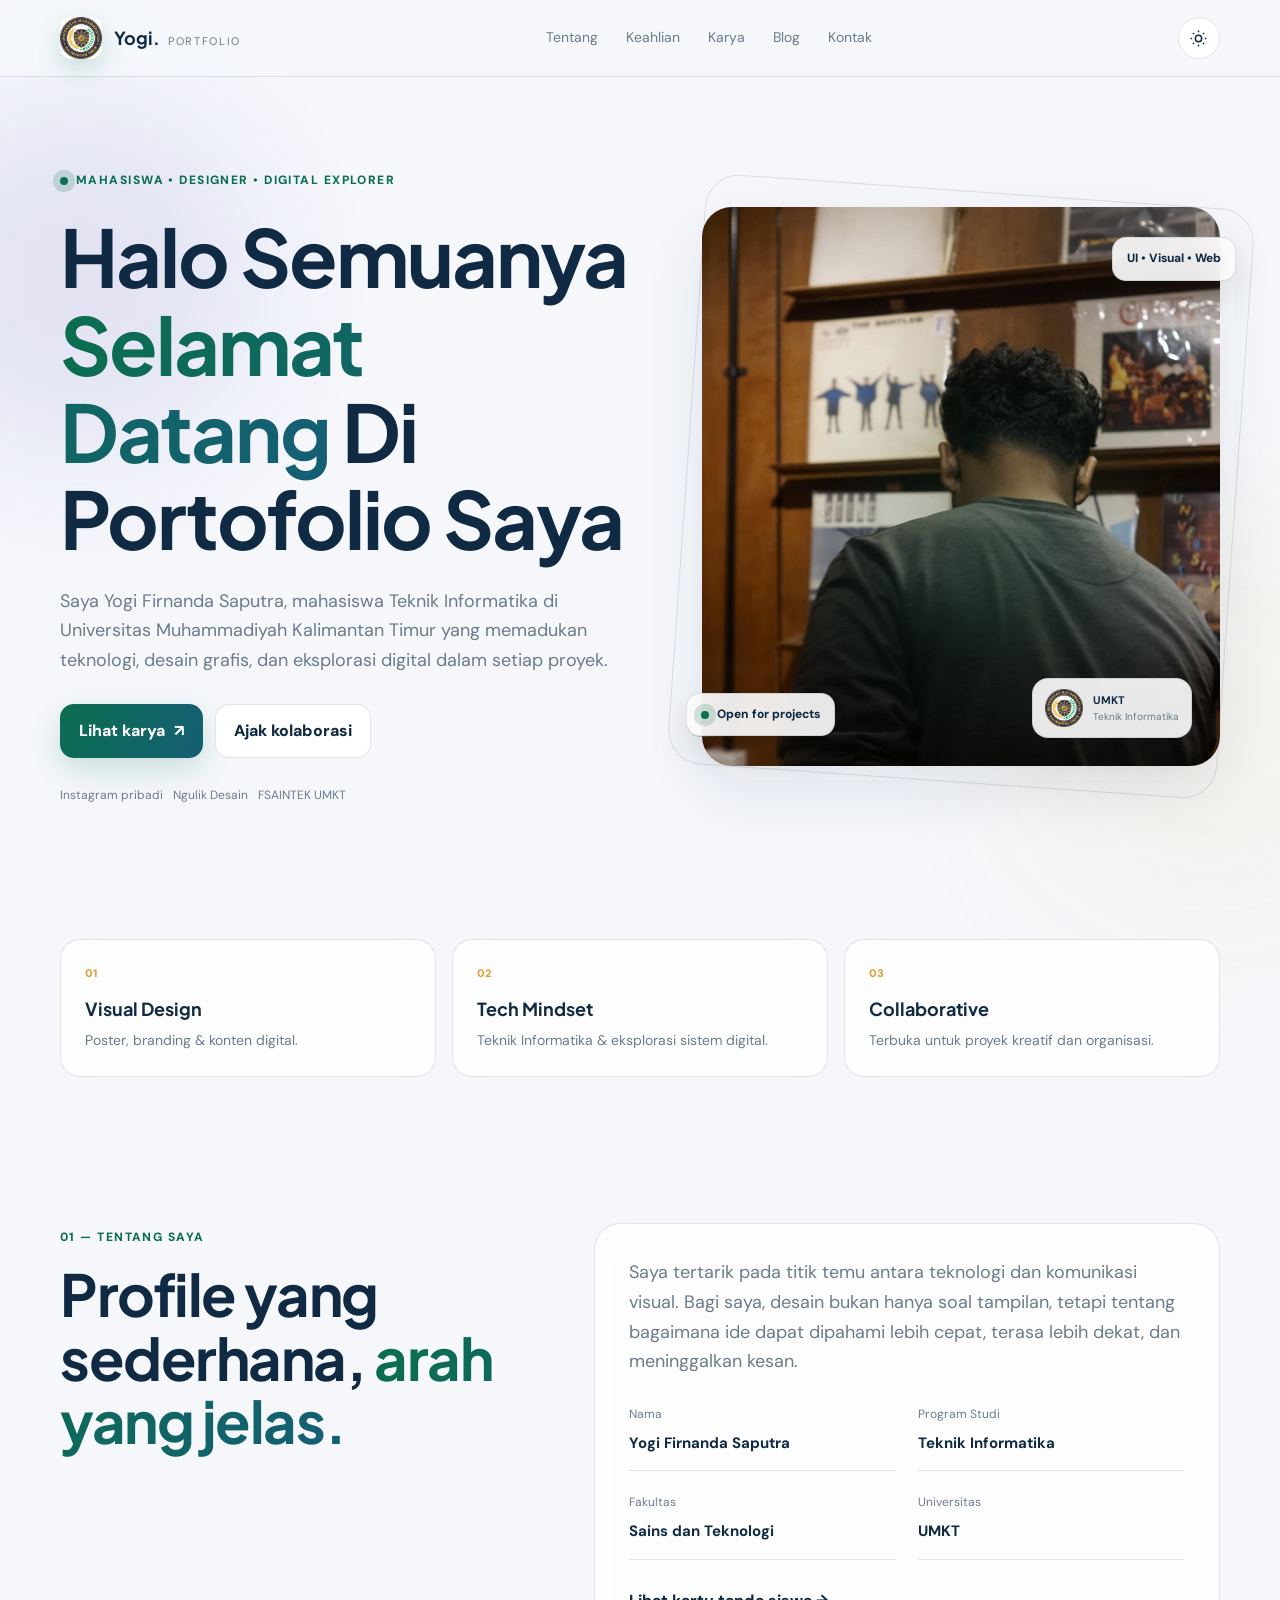
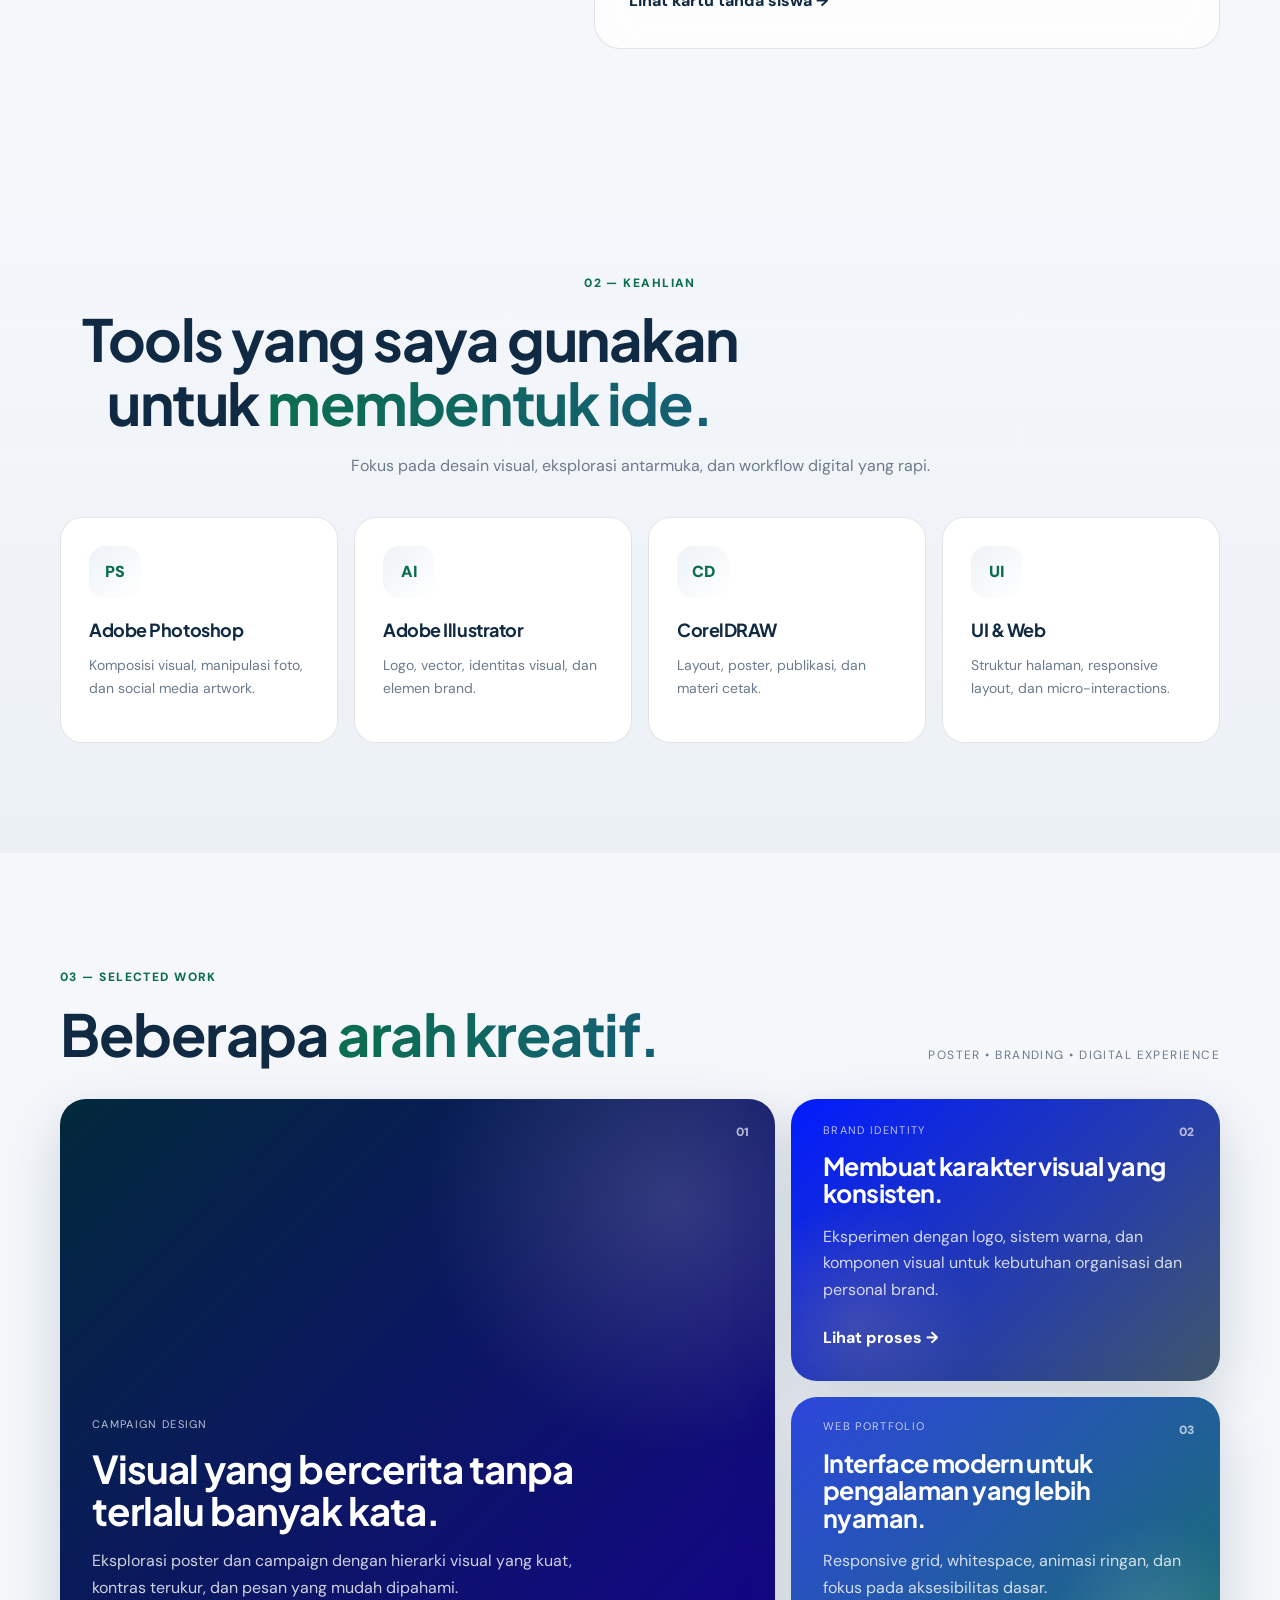
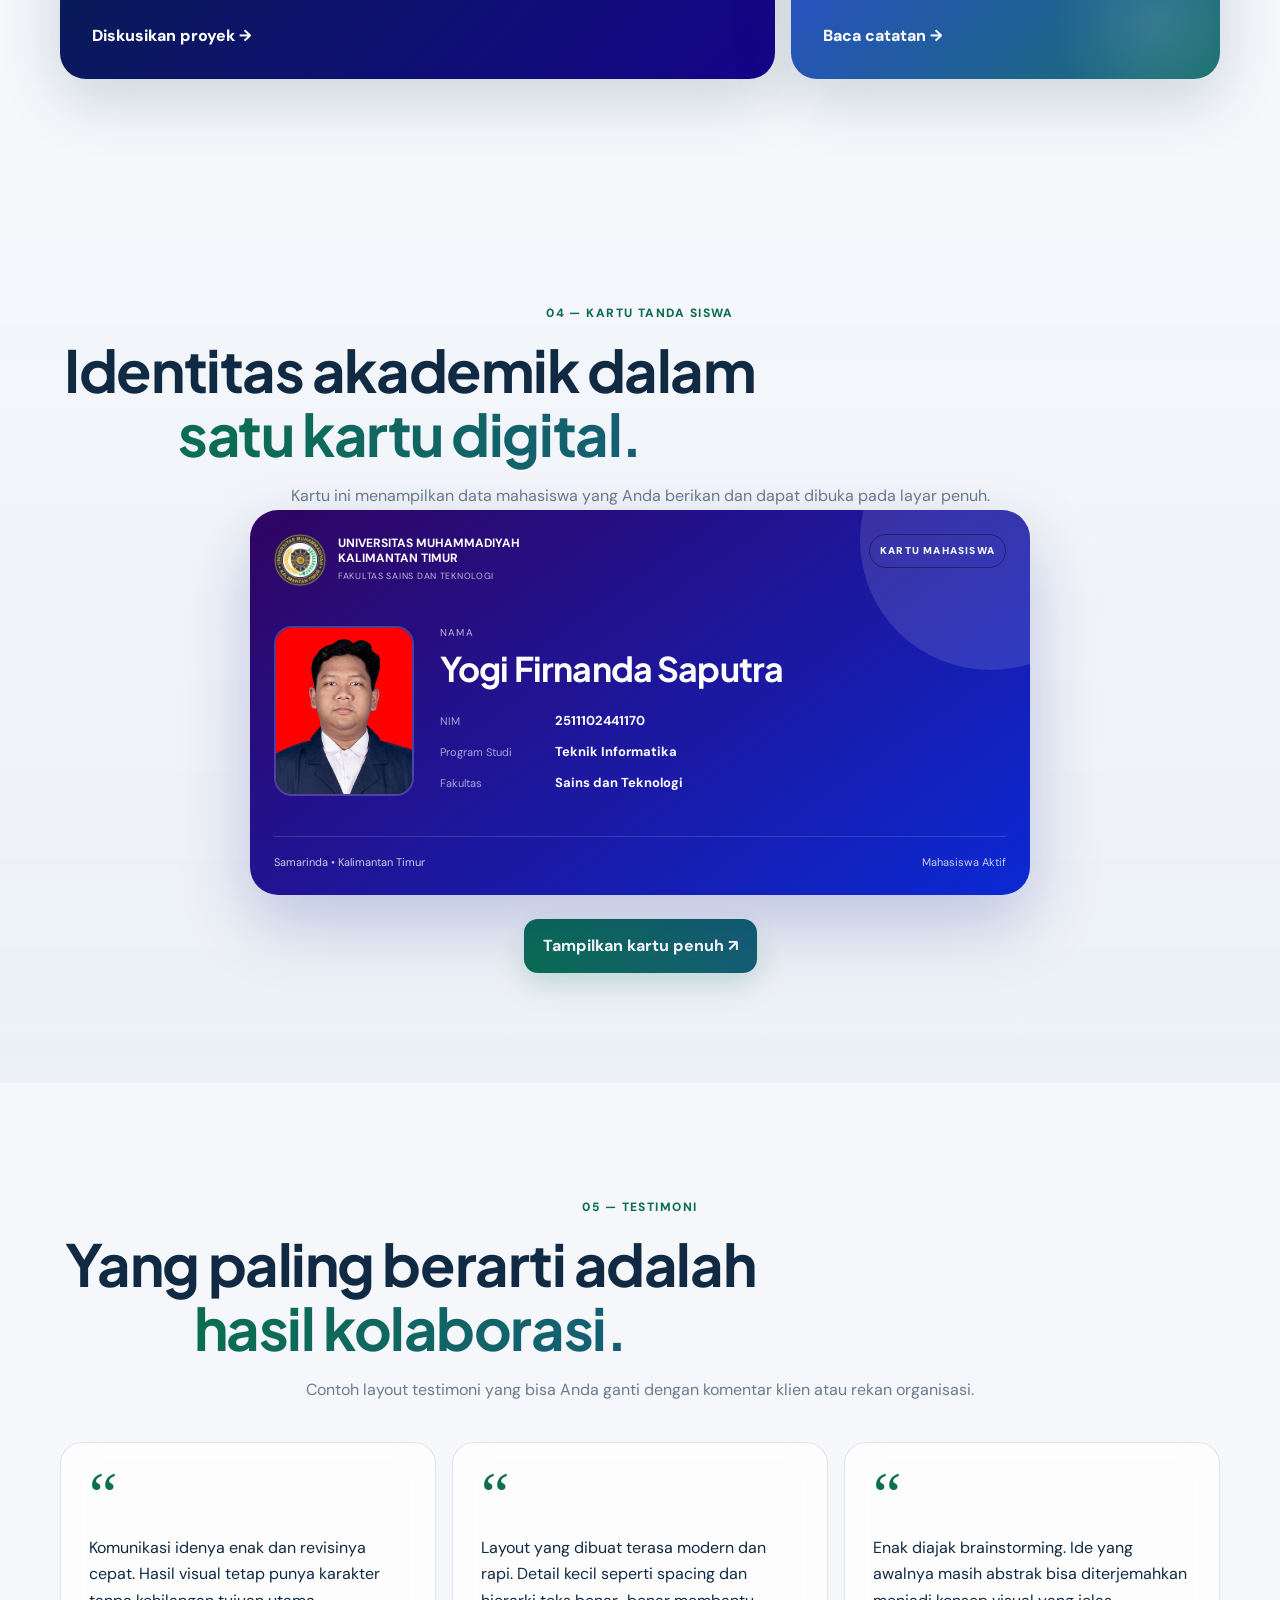
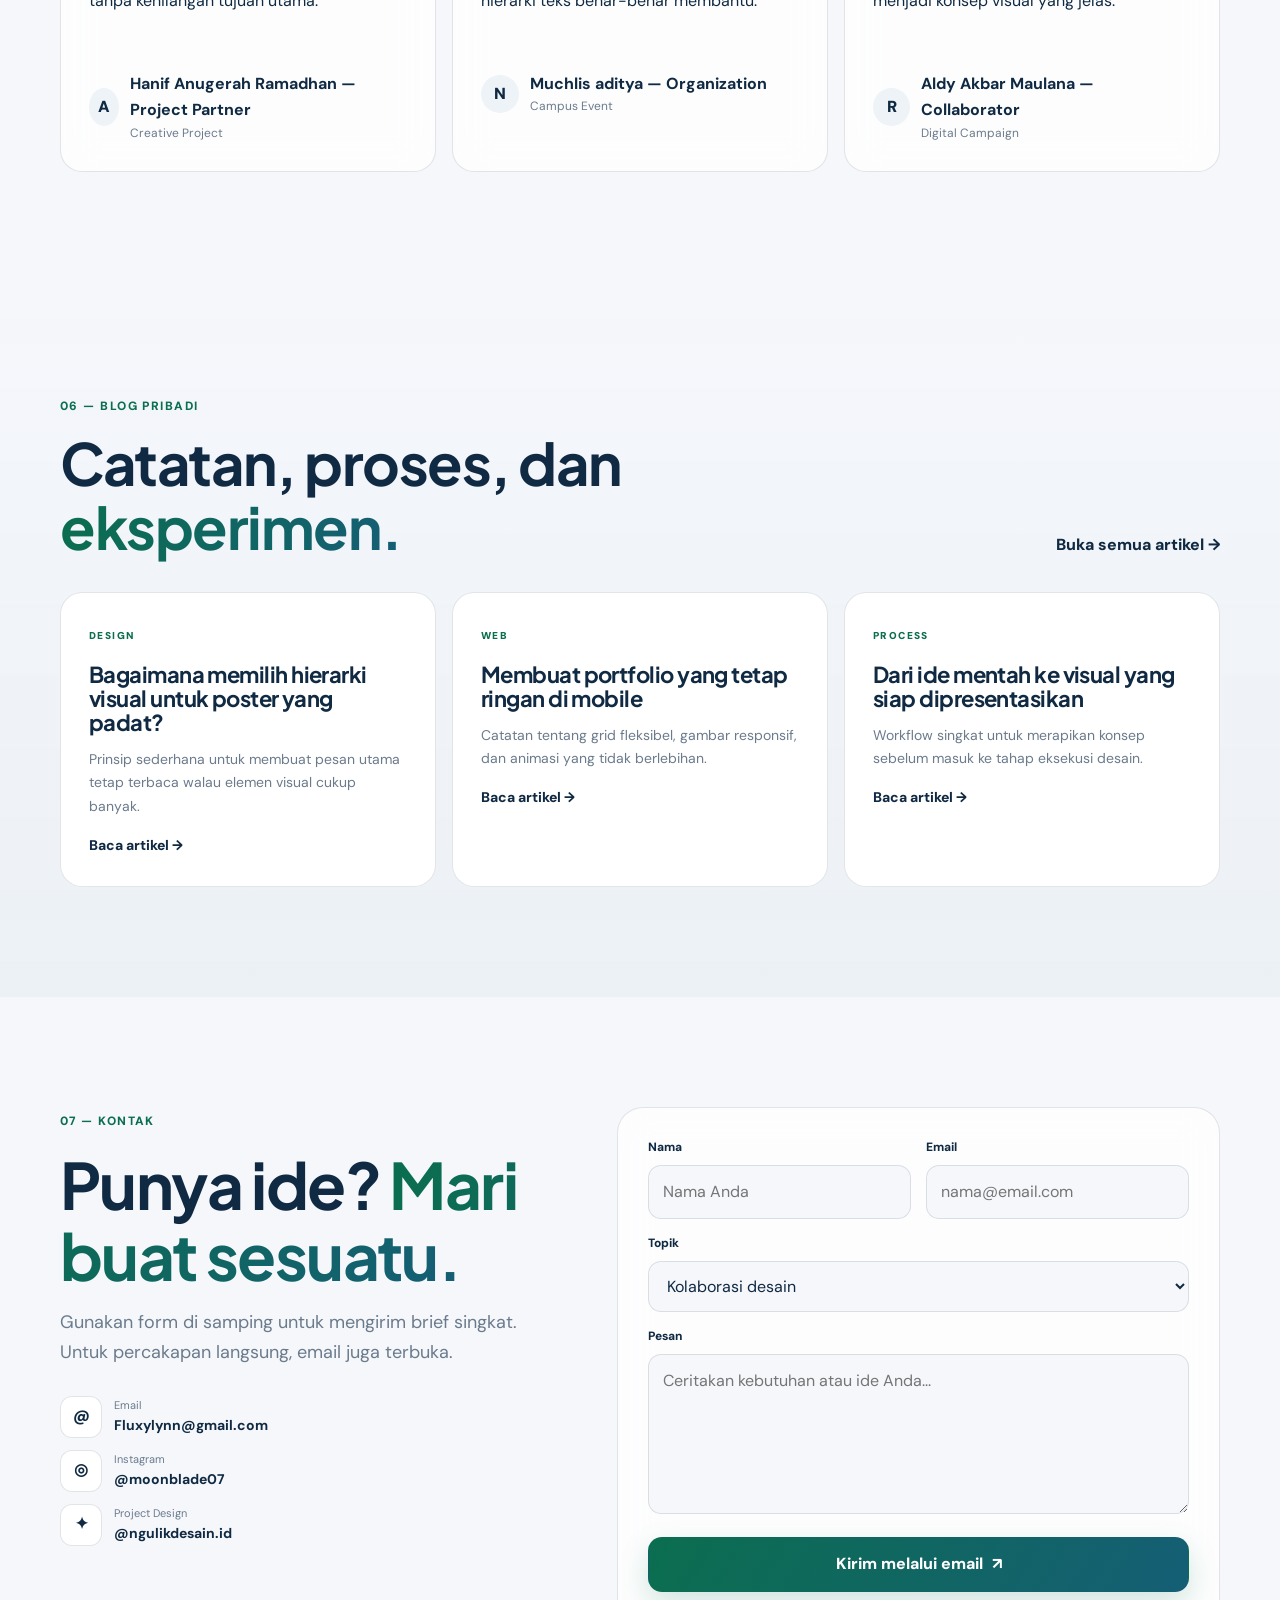
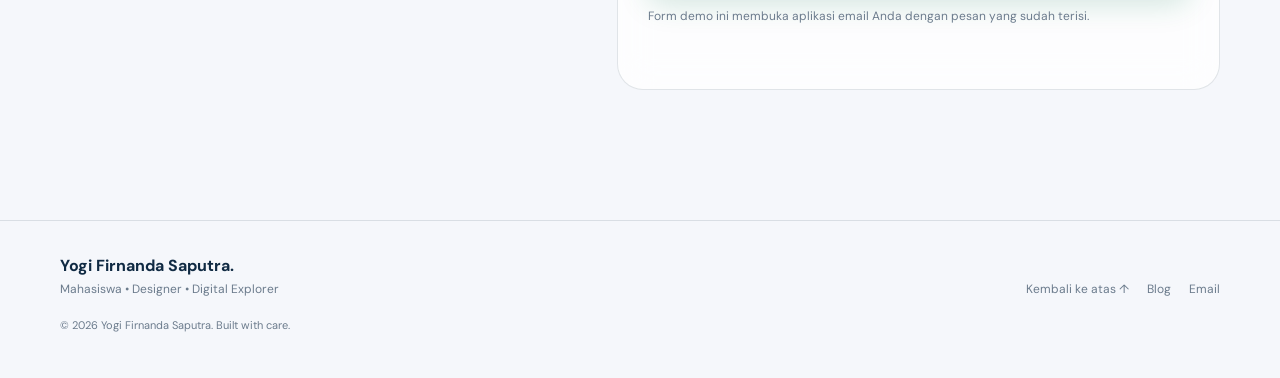
<file: index.html>
<!doctype html>
<html lang="id">
<head>
  <meta charset="utf-8">
  <meta name="viewport" content="width=device-width,initial-scale=1">
  <meta name="theme-color" content="#102a43">
  <meta name="description" content="Portofolio personal Yogi Firnanda Saputra — mahasiswa Teknik Informatika Universitas Muhammadiyah Kalimantan Timur. Profil, keahlian desain, pengalaman, blog, testimoni, dan kontak.">
  <meta name="keywords" content="Yogi Firnanda Saputra, portofolio mahasiswa, Teknik Informatika, UMKT, graphic design, web design, Samarinda">
  <meta name="author" content="Yogi Firnanda Saputra">
  <meta name="robots" content="index,follow">
  <link rel="canonical" href="https://example.com/">
  <meta property="og:type" content="website">
  <meta property="og:title" content="Yogi Firnanda Saputra — Mahasiswa & Creative Designer">
  <meta property="og:description" content="Profil, karya, aktivitas, blog, dan kontak Yogi Firnanda Saputra.">
  <meta property="og:image" content="assets/yogi.jpeg">
  <meta property="og:url" content="https://example.com/">
  <meta name="twitter:card" content="summary_large_image">
  <meta name="twitter:title" content="Yogi Firnanda Saputra">
  <meta name="twitter:description" content="Mahasiswa Teknik Informatika dan creative designer dari UMKT.">
  <meta name="twitter:image" content="assets/yogi.jpeg">
  <link rel="icon" href="assets/logo-umkt.png" type="image/png">
  <link rel="preconnect" href="https://fonts.googleapis.com">
  <link rel="preconnect" href="https://fonts.gstatic.com" crossorigin>
  <link href="https://fonts.googleapis.com/css2?family=DM+Sans:wght@400;500;600;700&family=Plus+Jakarta+Sans:wght@600;700;800&display=swap" rel="stylesheet">
  <link rel="stylesheet" href="styles.css">
  <script type="application/ld+json">
  {
    "@context":"https://schema.org",
    "@type":"Person",
    "name":"Yogi Firnanda Saputra",
    "url":"https://example.com/",
    "jobTitle":"Mahasiswa Teknik Informatika & Creative Designer",
    "email":"mailto:Fluxylynn@gmail.com",
    "alumniOf":{
      "@type":"CollegeOrUniversity",
      "name":"Universitas Muhammadiyah Kalimantan Timur"
    },
    "sameAs":[
      "https://www.instagram.com/moonblade07/",
      "https://www.instagram.com/ngulikdesain.id/",
      "https://www.instagram.com/fsaintek_umkt/",
      "https://www.instagram.com/immsaintekumkt_/"
    ]
  }
  </script>
</head>
<body>
  <a class="skip-link" href="#main">Lewati ke konten utama</a>
  <div class="ambient ambient-one"></div>
  <div class="ambient ambient-two"></div>

  <header class="site-header" id="top">
    <div class="container nav-wrap">
      <a class="brand" href="#top" aria-label="Yogi Firnanda Saputra - Beranda">
        <span class="brand-mark"><img src="assets/logo-umkt.png" alt="Logo Universitas Muhammadiyah Kalimantan Timur"></span>
        <span class="brand-text"><strong>Yogi.</strong><small>Portfolio</small></span>
      </a>
      <nav class="nav-links" aria-label="Navigasi utama">
        <a href="#tentang">Tentang</a>
        <a href="#keahlian">Keahlian</a>
        <a href="#karya">Karya</a>
        <a href="blog.html">Blog</a>
        <a href="#kontak">Kontak</a>
      </nav>
      <div class="nav-actions">
        <button class="icon-btn" id="themeToggle" type="button" aria-label="Aktifkan mode gelap" title="Mode gelap">
          <svg class="icon sun" viewBox="0 0 24 24" aria-hidden="true"><circle cx="12" cy="12" r="4"></circle><path d="M12 2v2M12 20v2M4.93 4.93l1.42 1.42M17.65 17.65l1.42 1.42M2 12h2M20 12h2M4.93 19.07l1.42-1.42M17.65 6.35l1.42-1.42"></path></svg>
          <svg class="icon moon" viewBox="0 0 24 24" aria-hidden="true"><path d="M20 15.2A8.5 8.5 0 0 1 8.8 4 8.5 8.5 0 1 0 20 15.2Z"></path></svg>
        </button>
        <button class="menu-btn" id="menuToggle" type="button" aria-label="Buka navigasi" aria-expanded="false">
          <span></span><span></span><span></span>
        </button>
      </div>
    </div>
    <div class="mobile-menu" id="mobileMenu">
      <a href="#tentang">Tentang</a><a href="#keahlian">Keahlian</a><a href="#karya">Karya</a><a href="blog.html">Blog</a><a href="#kontak">Kontak</a>
    </div>
  </header>

  <main id="main">
    <section class="hero section">
      <div class="container hero-grid">
        <div class="hero-copy reveal">
          <div class="eyebrow"><span class="pulse-dot"></span> Mahasiswa • Designer • Digital Explorer</div>
          <h1>Halo Semuanya <span>Selamat Datang</span> Di Portofolio Saya </h1>
          <p class="hero-lead">Saya Yogi Firnanda Saputra, mahasiswa Teknik Informatika di Universitas Muhammadiyah Kalimantan Timur yang memadukan teknologi, desain grafis, dan eksplorasi digital dalam setiap proyek.</p>
          <div class="hero-actions">
            <a class="btn btn-primary" href="#karya">Lihat karya <span>↗</span></a>
            <a class="btn btn-secondary" href="#kontak">Ajak kolaborasi</a>
          </div>
          <div class="social-strip" aria-label="Media sosial">
            <a href="https://www.instagram.com/moonblade07/" target="_blank" rel="noopener noreferrer">Instagram pribadi</a>
            <a href="https://www.instagram.com/ngulikdesain.id/" target="_blank" rel="noopener noreferrer">Ngulik Desain</a>
            <a href="https://www.instagram.com/fsaintek_umkt/" target="_blank" rel="noopener noreferrer">FSAINTEK UMKT</a>
          </div>
        </div>
        <div class="hero-visual reveal delay-1">
          <div class="portrait-shell">
            <div class="portrait-glow"></div>
            <img src="assets/yogi.jpeg" alt="Foto Yogi Firnanda Saputra" class="portrait">
            <div class="floating-chip chip-top">UI • Visual • Web</div>
            <div class="floating-chip chip-bottom"><span class="mini-dot"></span> Open for projects</div>
            <div class="hero-badge">
              <img src="assets/logo-umkt.png" alt="Logo UMKT">
              <span><strong>UMKT</strong><small>Teknik Informatika</small></span>
            </div>
          </div>
        </div>
      </div>
    </section>

    <section class="quick-stats section-tight">
      <div class="container stats-grid">
        <article class="stat-card glass reveal"><span class="stat-number">01</span><strong>Visual Design</strong><p>Poster, branding & konten digital.</p></article>
        <article class="stat-card glass reveal delay-1"><span class="stat-number">02</span><strong>Tech Mindset</strong><p>Teknik Informatika & eksplorasi sistem digital.</p></article>
        <article class="stat-card glass reveal delay-2"><span class="stat-number">03</span><strong>Collaborative</strong><p>Terbuka untuk proyek kreatif dan organisasi.</p></article>
      </div>
    </section>

    <section class="section" id="tentang">
      <div class="container two-col">
        <div class="section-heading reveal">
          <span class="section-kicker">01 — Tentang saya</span>
          <h2>Profile yang sederhana, <span>arah yang jelas.</span></h2>
        </div>
        <div class="about-card glass reveal delay-1">
          <p>Saya tertarik pada titik temu antara teknologi dan komunikasi visual. Bagi saya, desain bukan hanya soal tampilan, tetapi tentang bagaimana ide dapat dipahami lebih cepat, terasa lebih dekat, dan meninggalkan kesan.</p>
          <div class="bio-grid">
            <div><span>Nama</span><strong>Yogi Firnanda Saputra</strong></div>
            <div><span>Program Studi</span><strong>Teknik Informatika</strong></div>
            <div><span>Fakultas</span><strong>Sains dan Teknologi</strong></div>
            <div><span>Universitas</span><strong>UMKT</strong></div>
          </div>
          <a class="text-link" href="#kartu-siswa">Lihat kartu tanda siswa →</a>
        </div>
      </div>
    </section>

    <section class="section section-alt" id="keahlian">
      <div class="container">
        <div class="section-heading centered reveal">
          <span class="section-kicker">02 — Keahlian</span>
          <h2>Tools yang saya gunakan untuk <span>membentuk ide.</span></h2>
          <p>Fokus pada desain visual, eksplorasi antarmuka, dan workflow digital yang rapi.</p>
        </div>
        <div class="skills-grid">
          <article class="skill-card reveal"><div class="skill-icon">PS</div><h3>Adobe Photoshop</h3><p>Komposisi visual, manipulasi foto, dan social media artwork.</p></article>
          <article class="skill-card reveal delay-1"><div class="skill-icon">AI</div><h3>Adobe Illustrator</h3><p>Logo, vector, identitas visual, dan elemen brand.</p></article>
          <article class="skill-card reveal delay-2"><div class="skill-icon">CD</div><h3>CorelDRAW</h3><p>Layout, poster, publikasi, dan materi cetak.</p></article>
          <article class="skill-card reveal delay-3"><div class="skill-icon">UI</div><h3>UI & Web</h3><p>Struktur halaman, responsive layout, dan micro-interactions.</p></article>
        </div>
      </div>
    </section>

    <section class="section" id="karya">
      <div class="container">
        <div class="section-heading split reveal"><div><span class="section-kicker">03 — Selected work</span><h2>Beberapa <span>arah kreatif.</span></h2></div><span class="section-caption">Poster • Branding • Digital Experience</span></div>
        <div class="works-grid">
          <article class="work-card work-large reveal"><div class="work-number">01</div><div class="work-content"><span>Campaign Design</span><h3>Visual yang bercerita tanpa terlalu banyak kata.</h3><p>Eksplorasi poster dan campaign dengan hierarki visual yang kuat, kontras terukur, dan pesan yang mudah dipahami.</p><a href="#kontak" class="work-link">Diskusikan proyek →</a></div></article>
          <article class="work-card reveal delay-1"><div class="work-number">02</div><div class="work-content"><span>Brand Identity</span><h3>Membuat karakter visual yang konsisten.</h3><p>Eksperimen dengan logo, sistem warna, dan komponen visual untuk kebutuhan organisasi dan personal brand.</p><a href="#kontak" class="work-link">Lihat proses →</a></div></article>
          <article class="work-card reveal delay-2"><div class="work-number">03</div><div class="work-content"><span>Web Portfolio</span><h3>Interface modern untuk pengalaman yang lebih nyaman.</h3><p>Responsive grid, whitespace, animasi ringan, dan fokus pada aksesibilitas dasar.</p><a href="blog.html" class="work-link">Baca catatan →</a></div></article>
        </div>
      </div>
    </section>

    <section class="section section-alt" id="kartu-siswa">
      <div class="container">
        <div class="section-heading centered reveal"><span class="section-kicker">04 — Kartu tanda siswa</span><h2>Identitas akademik dalam <span>satu kartu digital.</span></h2><p>Kartu ini menampilkan data mahasiswa yang Anda berikan dan dapat dibuka pada layar penuh.</p></div>
        <div class="student-card-wrap reveal">
          <div class="student-card">
            <div class="student-card-top"><div class="uni-brand"><img src="assets/logo-umkt.png" alt="Logo UMKT"><span><strong>UNIVERSITAS MUHAMMADIYAH<br>KALIMANTAN TIMUR</strong><small>FAKULTAS SAINS DAN TEKNOLOGI</small></span></div><span class="card-label">KARTU MAHASISWA</span></div>
            <div class="student-main"><img src="assets/Formal UMKT.jpeg" alt="Foto mahasiswa Yogi Firnanda Saputra" class="student-photo"><div class="student-info"><span>Nama</span><h3>Yogi Firnanda Saputra</h3><div class="info-row"><span>NIM</span><strong>2511102441170</strong></div><div class="info-row"><span>Program Studi</span><strong>Teknik Informatika</strong></div><div class="info-row"><span>Fakultas</span><strong>Sains dan Teknologi</strong></div></div></div>
            <div class="student-card-bottom"><span>Samarinda • Kalimantan Timur</span><span>Mahasiswa Aktif</span></div>
          </div>
          <button class="btn btn-primary" id="openCard" type="button">Tampilkan kartu penuh ↗</button>
        </div>
      </div>
    </section>

    <section class="section" id="testimoni">
      <div class="container">
        <div class="section-heading centered reveal"><span class="section-kicker">05 — Testimoni</span><h2>Yang paling berarti adalah <span>hasil kolaborasi.</span></h2><p>Contoh layout testimoni yang bisa Anda ganti dengan komentar klien atau rekan organisasi.</p></div>
        <div class="testimonial-grid">
          <article class="testimonial-card glass reveal"><div class="quote">“</div><p>Komunikasi idenya enak dan revisinya cepat. Hasil visual tetap punya karakter tanpa kehilangan tujuan utama.</p><div class="person"><div class="avatar">A</div><div><strong>Hanif Anugerah Ramadhan — Project Partner</strong><span>Creative Project</span></div></div></article>
          <article class="testimonial-card glass reveal delay-1"><div class="quote">“</div><p>Layout yang dibuat terasa modern dan rapi. Detail kecil seperti spacing dan hierarki teks benar-benar membantu.</p><div class="person"><div class="avatar">N</div><div><strong>Muchlis aditya — Organization</strong><span>Campus Event</span></div></div></article>
          <article class="testimonial-card glass reveal delay-2"><div class="quote">“</div><p>Enak diajak brainstorming. Ide yang awalnya masih abstrak bisa diterjemahkan menjadi konsep visual yang jelas.</p><div class="person"><div class="avatar">R</div><div><strong>Aldy Akbar Maulana — Collaborator</strong><span>Digital Campaign</span></div></div></article>
        </div>
      </div>
    </section>

    <section class="section section-alt" id="blog-preview">
      <div class="container">
        <div class="section-heading split reveal"><div><span class="section-kicker">06 — Blog pribadi</span><h2>Catatan, proses, dan <span>eksperimen.</span></h2></div><a class="text-link" href="blog.html">Buka semua artikel →</a></div>
        <div class="blog-grid">
          <article class="blog-card reveal"><span class="blog-tag">DESIGN</span><h3>Bagaimana memilih hierarki visual untuk poster yang padat?</h3><p>Prinsip sederhana untuk membuat pesan utama tetap terbaca walau elemen visual cukup banyak.</p><a href="blog.html#hierarki-visual">Baca artikel →</a></article>
          <article class="blog-card reveal delay-1"><span class="blog-tag">WEB</span><h3>Membuat portfolio yang tetap ringan di mobile</h3><p>Catatan tentang grid fleksibel, gambar responsif, dan animasi yang tidak berlebihan.</p><a href="blog.html#portfolio-mobile">Baca artikel →</a></article>
          <article class="blog-card reveal delay-2"><span class="blog-tag">PROCESS</span><h3>Dari ide mentah ke visual yang siap dipresentasikan</h3><p>Workflow singkat untuk merapikan konsep sebelum masuk ke tahap eksekusi desain.</p><a href="blog.html#workflow">Baca artikel →</a></article>
        </div>
      </div>
    </section>

    <section class="section contact-section" id="kontak">
      <div class="container contact-grid">
        <div class="contact-copy reveal"><span class="section-kicker">07 — Kontak</span><h2>Punya ide? <span>Mari buat sesuatu.</span></h2><p>Gunakan form di samping untuk mengirim brief singkat. Untuk percakapan langsung, email juga terbuka.</p><div class="contact-list"><a href="mailto:Fluxylynn@gmail.com"><span class="contact-icon">@</span><span><small>Email</small><strong>Fluxylynn@gmail.com</strong></span></a><a href="https://www.instagram.com/moonblade07/" target="_blank" rel="noopener"><span class="contact-icon">◎</span><span><small>Instagram</small><strong>@moonblade07</strong></span></a><a href="https://www.instagram.com/ngulikdesain.id/" target="_blank" rel="noopener"><span class="contact-icon">✦</span><span><small>Project Design</small><strong>@ngulikdesain.id</strong></span></a></div></div>
        <div class="contact-form-card glass reveal delay-1">
          <form id="contactForm" novalidate>
            <div class="form-grid"><label><span>Nama</span><input id="name" name="name" type="text" placeholder="Nama Anda" required></label><label><span>Email</span><input id="email" name="email" type="email" placeholder="nama@email.com" required></label></div>
            <label><span>Topik</span><select id="topic" name="topic"><option>Kolaborasi desain</option><option>Website / UI</option><option>Organisasi / event</option><option>Portofolio / konsultasi</option><option>Lainnya</option></select></label>
            <label><span>Pesan</span><textarea id="message" name="message" rows="5" placeholder="Ceritakan kebutuhan atau ide Anda..." required></textarea></label>
            <button class="btn btn-primary btn-wide" type="submit">Kirim melalui email <span>↗</span></button>
            <p class="form-note">Form demo ini membuka aplikasi email Anda dengan pesan yang sudah terisi.</p>
            <p class="form-success" id="formSuccess" role="status" aria-live="polite"></p>
          </form>
        </div>
      </div>
    </section>
  </main>

  <footer class="site-footer">
    <div class="container footer-wrap"><div><strong>Yogi Firnanda Saputra.</strong><span>Mahasiswa • Designer • Digital Explorer</span></div><div class="footer-links"><a href="#top">Kembali ke atas ↑</a><a href="blog.html">Blog</a><a href="mailto:Fluxylynn@gmail.com">Email</a></div><small>© <span id="year"></span> Yogi Firnanda Saputra. Built with care.</small></div>
  </footer>

  <div class="modal" id="cardModal" aria-hidden="true" role="dialog" aria-modal="true" aria-labelledby="cardTitle">
    <div class="modal-backdrop" data-close></div>
    <div class="modal-dialog"><button class="modal-close" id="closeCard" type="button" aria-label="Tutup">×</button><h2 id="cardTitle">Kartu Mahasiswa</h2><p>Preview kartu tanda siswa dalam format digital.</p><div class="student-card student-card-modal"><div class="student-card-top"><div class="uni-brand"><img src="assets/logo-umkt.png" alt="Logo UMKT"><span><strong>UNIVERSITAS MUHAMMADIYAH<br>KALIMANTAN TIMUR</strong><small>FAKULTAS SAINS DAN TEKNOLOGI</small></span></div><span class="card-label">KARTU MAHASISWA</span></div><div class="student-main"><img src="assets/Formal UMKT.jpeg" alt="Foto mahasiswa Yogi Firnanda Saputra" class="student-photo"><div class="student-info"><span>Nama</span><h3>Yogi Firnanda Saputra</h3><div class="info-row"><span>NIM</span><strong>2511102441170</strong></div><div class="info-row"><span>Program Studi</span><strong>Teknik Informatika</strong></div><div class="info-row"><span>Fakultas</span><strong>Sains dan Teknologi</strong></div></div></div><div class="student-card-bottom"><span>Samarinda • Kalimantan Timur</span><span>Mahasiswa Aktif</span></div></div></div>
  </div>
  <script src="script.js" defer></script>
</body>
</html>
</file>
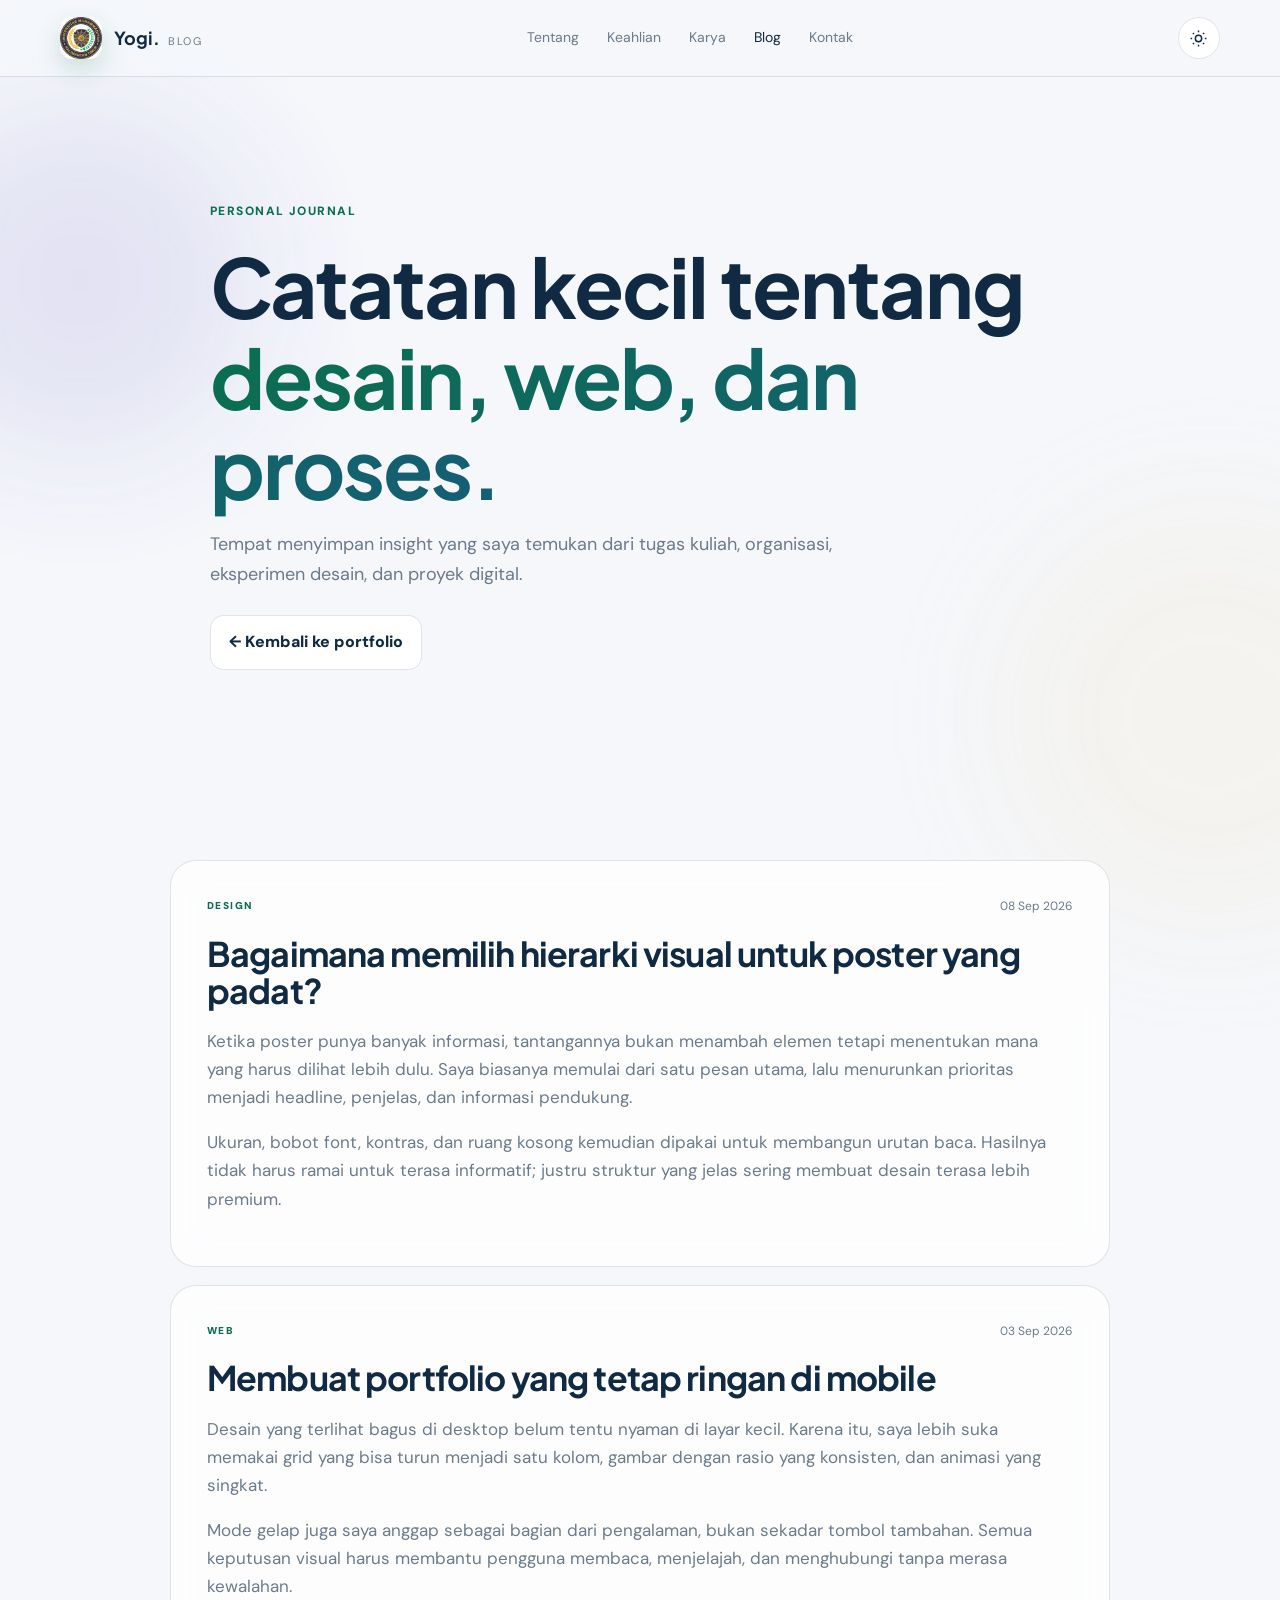
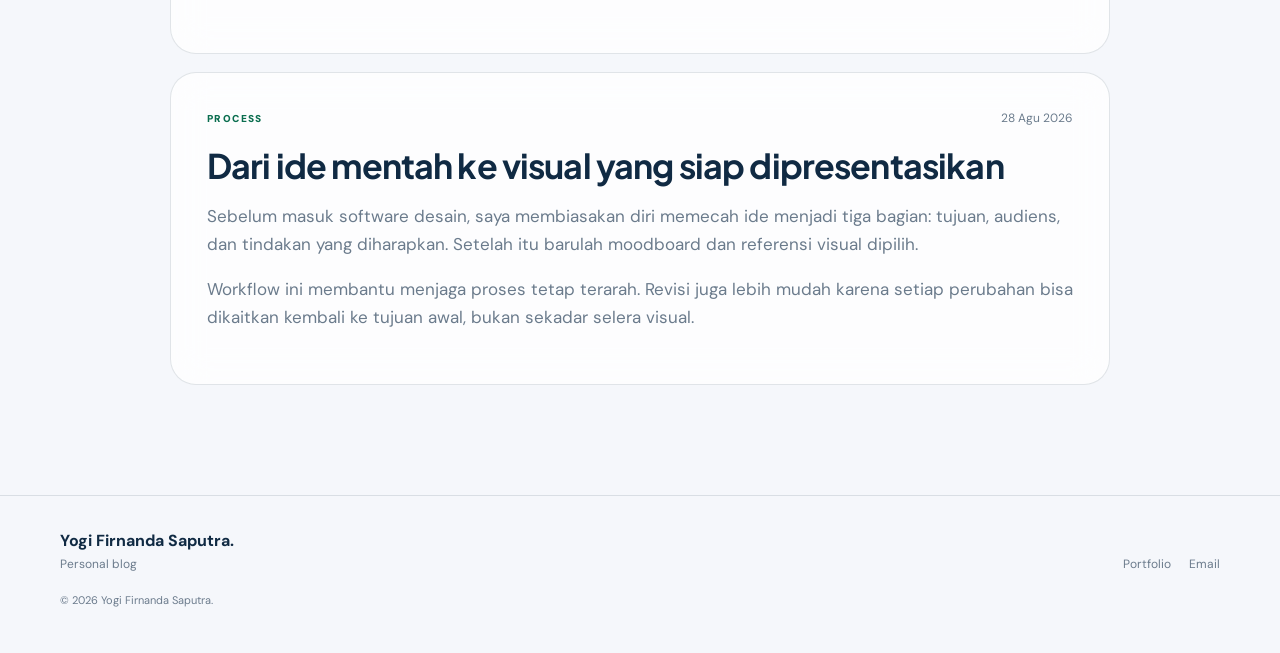
<file: blog.html>
<!doctype html>
<html lang="id">
<head>
  <meta charset="utf-8"><meta name="viewport" content="width=device-width,initial-scale=1">
  <meta name="theme-color" content="#102a43">
  <meta name="description" content="Blog pribadi Yogi Firnanda Saputra tentang desain, web, proses kreatif, dan eksplorasi digital.">
  <meta name="author" content="Yogi Firnanda Saputra">
  <meta name="robots" content="index,follow">
  <link rel="canonical" href="https://example.com/blog.html">
  <link rel="icon" href="assets/logo-umkt.png" type="image/png">
  <link rel="preconnect" href="https://fonts.googleapis.com"><link rel="preconnect" href="https://fonts.gstatic.com" crossorigin>
  <link href="https://fonts.googleapis.com/css2?family=DM+Sans:wght@400;500;600;700&family=Plus+Jakarta+Sans:wght@600;700;800&display=swap" rel="stylesheet">
  <link rel="stylesheet" href="styles.css">
  <script type="application/ld+json">{"@context":"https://schema.org","@type":"Blog","name":"Catatan Yogi","url":"https://example.com/blog.html","author":{"@type":"Person","name":"Yogi Firnanda Saputra"}}</script>
</head>
<body>
  <div class="ambient ambient-one"></div><div class="ambient ambient-two"></div>
  <header class="site-header" id="top"><div class="container nav-wrap"><a class="brand" href="index.html" aria-label="Kembali ke beranda"><span class="brand-mark"><img src="assets/logo-umkt.png" alt="Logo UMKT"></span><span class="brand-text"><strong>Yogi.</strong><small>Blog</small></span></a><nav class="nav-links" aria-label="Navigasi utama"><a href="index.html#tentang">Tentang</a><a href="index.html#keahlian">Keahlian</a><a href="index.html#karya">Karya</a><a class="active" href="blog.html">Blog</a><a href="index.html#kontak">Kontak</a></nav><div class="nav-actions"><button class="icon-btn" id="themeToggle" type="button" aria-label="Aktifkan mode gelap" title="Mode gelap"><svg class="icon sun" viewBox="0 0 24 24"><circle cx="12" cy="12" r="4"></circle><path d="M12 2v2M12 20v2M4.93 4.93l1.42 1.42M17.65 17.65l1.42 1.42M2 12h2M20 12h2M4.93 19.07l1.42-1.42M17.65 6.35l1.42-1.42"></path></svg><svg class="icon moon" viewBox="0 0 24 24"><path d="M20 15.2A8.5 8.5 0 0 1 8.8 4 8.5 8.5 0 1 0 20 15.2Z"></path></svg></button><button class="menu-btn" id="menuToggle" type="button" aria-label="Buka navigasi" aria-expanded="false"><span></span><span></span><span></span></button></div></div><div class="mobile-menu" id="mobileMenu"><a href="index.html#tentang">Tentang</a><a href="index.html#keahlian">Keahlian</a><a href="index.html#karya">Karya</a><a href="blog.html">Blog</a><a href="index.html#kontak">Kontak</a></div></header>
  <main>
    <section class="blog-hero section"><div class="container blog-hero-inner reveal"><span class="section-kicker">Personal Journal</span><h1>Catatan kecil tentang <span>desain, web, dan proses.</span></h1><p>Tempat menyimpan insight yang saya temukan dari tugas kuliah, organisasi, eksperimen desain, dan proyek digital.</p><a class="btn btn-secondary" href="index.html">← Kembali ke portfolio</a></div></section>
    <section class="section"><div class="container article-list">
      <article class="article-card glass reveal" id="hierarki-visual"><div class="article-meta"><span class="blog-tag">DESIGN</span><span>08 Sep 2026</span></div><h2>Bagaimana memilih hierarki visual untuk poster yang padat?</h2><p>Ketika poster punya banyak informasi, tantangannya bukan menambah elemen tetapi menentukan mana yang harus dilihat lebih dulu. Saya biasanya memulai dari satu pesan utama, lalu menurunkan prioritas menjadi headline, penjelas, dan informasi pendukung.</p><p>Ukuran, bobot font, kontras, dan ruang kosong kemudian dipakai untuk membangun urutan baca. Hasilnya tidak harus ramai untuk terasa informatif; justru struktur yang jelas sering membuat desain terasa lebih premium.</p></article>
      <article class="article-card glass reveal" id="portfolio-mobile"><div class="article-meta"><span class="blog-tag">WEB</span><span>03 Sep 2026</span></div><h2>Membuat portfolio yang tetap ringan di mobile</h2><p>Desain yang terlihat bagus di desktop belum tentu nyaman di layar kecil. Karena itu, saya lebih suka memakai grid yang bisa turun menjadi satu kolom, gambar dengan rasio yang konsisten, dan animasi yang singkat.</p><p>Mode gelap juga saya anggap sebagai bagian dari pengalaman, bukan sekadar tombol tambahan. Semua keputusan visual harus membantu pengguna membaca, menjelajah, dan menghubungi tanpa merasa kewalahan.</p></article>
      <article class="article-card glass reveal" id="workflow"><div class="article-meta"><span class="blog-tag">PROCESS</span><span>28 Agu 2026</span></div><h2>Dari ide mentah ke visual yang siap dipresentasikan</h2><p>Sebelum masuk software desain, saya membiasakan diri memecah ide menjadi tiga bagian: tujuan, audiens, dan tindakan yang diharapkan. Setelah itu barulah moodboard dan referensi visual dipilih.</p><p>Workflow ini membantu menjaga proses tetap terarah. Revisi juga lebih mudah karena setiap perubahan bisa dikaitkan kembali ke tujuan awal, bukan sekadar selera visual.</p></article>
    </div></section>
  </main>
  <footer class="site-footer"><div class="container footer-wrap"><div><strong>Yogi Firnanda Saputra.</strong><span>Personal blog</span></div><div class="footer-links"><a href="index.html">Portfolio</a><a href="mailto:Fluxylynn@gmail.com">Email</a></div><small>© <span id="year"></span> Yogi Firnanda Saputra.</small></div></footer>
  <script src="script.js" defer></script>
</body>
</html>
</file>
<file: styles.css>
:root{
  --bg:#f5f7fb;
  --surface:#fff;
  --surface-2:#eef3f7;
  --text:#102a43;
  --muted:#6b7b8c;
  --line:rgba(16,42,67,.12);
  --primary:#0b6e4f;
  --primary-2:#155e75;
  --accent:#d9a441;
  --glow:rgba(11,110,79,.18);
  --shadow:0 24px 60px rgba(16,42,67,.10);
  --radius:24px;
}

html.dark{
  --bg:#0b1117;
  --surface:#121b23;
  --surface-2:#17242e;
  --text:#edf4f8;
  --muted:#9eb0bf;
  --line:rgba(237,244,248,.12);
  --primary:#0044ff;
  --primary-2:#00e4f9;
  --accent:#e6c064;
  --glow:rgba(65,184,131,.16);
  --shadow:0 24px 60px rgba(0,0,0,.35);
}

*{
  box-sizing:border-box;
}

html{
  scroll-behavior:smooth;
}

body{
  margin:0;
  font-family:'DM Sans',sans-serif;
  background:var(--bg);
  color:var(--text);
  line-height:1.65;
  overflow-x:hidden;
}

.container{
  width:min(1160px,calc(100% - 40px));
  margin:0 auto;
}

.section{
  padding:110px 0;
}

.section-tight{
  padding:22px 0 36px;
}

.section-alt{
  background:linear-gradient(180deg,transparent 0%,rgba(21,94,117,.04) 100%);
}

a{
  color:inherit;
}

button,input,textarea,select{
  font:inherit;
}

.skip-link{
  position:fixed;
  left:16px;
  top:-60px;
  padding:10px 14px;
  background:var(--text);
  color:var(--bg);
  z-index:1000;
  border-radius:10px;
}

.skip-link:focus{
  top:16px;
}

.ambient{
  position:fixed;
  inset:auto;
  pointer-events:none;
  filter:blur(70px);
  border-radius:50%;
  z-index:-2;
  opacity:.75;
}

.ambient-one{
  width:360px;
  height:360px;
  top:100px;
  left:-100px;
  background:rgba(81, 65, 184, 0.14);
}

.ambient-two{
  width:440px;
  height:440px;
  top:55%;
  right:-150px;
  background:rgba(230,192,100,.10);
}

.site-header{
  position:sticky;
  top:0;
  z-index:50;
  backdrop-filter:blur(18px);
  background:color-mix(in srgb,var(--bg) 84%,transparent);
  border-bottom:1px solid var(--line);
}

.nav-wrap{
  height:76px;
  display:flex;
  align-items:center;
  justify-content:space-between;
  gap:22px;
}

.brand{
  display:flex;
  align-items:center;
  gap:12px;
  text-decoration:none;
}

.brand-mark{
  width:42px;
  height:42px;
  border-radius:12px;
  background:var(--surface);
  display:grid;
  place-items:center;
  box-shadow:0 10px 24px var(--glow);
  overflow:hidden;
}

.brand-mark img{
  width:100%;
  height:100%;
  object-fit:cover;
}

.brand-text{
  display:flex;
  align-items:baseline;
  gap:8px;
}

.brand-text strong{
  font-family:'Plus Jakarta Sans',sans-serif;
  font-size:18px;
}

.brand-text small{
  color:var(--muted);
  font-size:11px;
  text-transform:uppercase;
  letter-spacing:.15em;
}

.nav-links{
  display:flex;
  align-items:center;
  gap:28px;
}

.nav-links a,.mobile-menu a{
  font-size:14px;
  text-decoration:none;
  color:var(--muted);
  transition:.25s ease;
}

.nav-links a:hover,.nav-links a.active,.mobile-menu a:hover{
  color:var(--text);
}

.nav-actions{
  display:flex;
  align-items:center;
  gap:10px;
}

.icon-btn,.menu-btn{
  border:1px solid var(--line);
  background:var(--surface);
  color:var(--text);
  cursor:pointer;
}

.icon-btn{
  width:42px;
  height:42px;
  border-radius:50%;
  display:grid;
  place-items:center;
}

.icon{
  width:19px;
  height:19px;
  fill:none;
  stroke:currentColor;
  stroke-width:1.8;
}

.icon.moon{
  display:none;
}

.dark .icon.sun{
  display:none;
}

.dark .icon.moon{
  display:block;
}

.menu-btn{
  width:42px;
  height:42px;
  border-radius:12px;
  display:none;
  padding:9px;
}

.menu-btn span{
  display:block;
  height:2px;
  background:currentColor;
  margin:5px 0;
  border-radius:5px;
}

.mobile-menu{
  display:none;
  border-top:1px solid var(--line);
  padding:12px 20px 18px;
}

.mobile-menu.open{
  display:grid;
  gap:12px;
}

.hero{
  padding-top:90px;
}

.hero-grid{
  display:grid;
  grid-template-columns:1.05fr .95fr;
  gap:70px;
  align-items:center;
}

.eyebrow,.section-kicker{
  display:inline-flex;
  align-items:center;
  gap:8px;
  color:var(--primary);
  font-size:12px;
  font-weight:800;
  text-transform:uppercase;
  letter-spacing:.12em;
}

.pulse-dot,.mini-dot{
  width:8px;
  height:8px;
  border-radius:50%;
  background:var(--primary);
  box-shadow:0 0 0 7px var(--glow);
}

h1,h2,h3{
  font-family:'Plus Jakarta Sans',sans-serif;
  line-height:1.1;
  letter-spacing:-.025em;
  margin:0;
}

.hero h1{
  font-size:clamp(46px,6.2vw,82px);
  max-width:800px;
  margin:20px 0 24px;
}

.hero h1 span,.section-heading h2 span,.contact-copy h2 span,.blog-hero h1 span{
  background:linear-gradient(100deg,var(--primary),var(--primary-2));
  -webkit-background-clip:text;
  background-clip:text;
  color:transparent;
}

.hero-lead{
  font-size:18px;
  color:var(--muted);
  max-width:650px;
}

.hero-actions{
  display:flex;
  gap:12px;
  margin-top:28px;
  flex-wrap:wrap;
}

.btn{
  display:inline-flex;
  align-items:center;
  justify-content:center;
  gap:9px;
  padding:13px 18px;
  border-radius:14px;
  text-decoration:none;
  font-weight:800;
  border:1px solid transparent;
  cursor:pointer;
  transition:transform .25s ease,box-shadow .25s ease,background .25s ease;
}

.btn:hover{
  transform:translateY(-2px);
}

.btn-primary{
  color:#fff;
  background:linear-gradient(120deg,var(--primary),var(--primary-2));
  box-shadow:0 12px 30px var(--glow);
}

.btn-secondary{
  background:var(--surface);
  border-color:var(--line);
  color:var(--text);
}

.btn-wide{
  width:100%;
}

.social-strip{
  display:flex;
  flex-wrap:wrap;
  gap:10px;
  margin-top:28px;
}

.social-strip a{
  font-size:12px;
  color:var(--muted);
  text-decoration:none;
  border-bottom:1px solid transparent;
  transition:.25s ease;
}

.social-strip a:hover{
  color:var(--text);
  border-color:currentColor;
}

.portrait-shell{
  position:relative;
  max-width:520px;
  margin-left:auto;
}

.portrait-shell:before{
  content:"";
  position:absolute;
  inset:-16px;
  border:1px solid var(--line);
  border-radius:34px;
  transform:rotate(4deg);
}

.portrait-shell:after{
  content:"";
  position:absolute;
  inset:14px -14px -14px 14px;
  border-radius:32px;
  background:linear-gradient(135deg,var(--surface),transparent);
  z-index:-1;
}

.portrait-glow{
  position:absolute;
  inset:15% -5% -6% 8%;
  background:radial-gradient(circle,var(--glow),transparent 62%);
  filter:blur(25px);
}

.portrait{
  width:100%;
  aspect-ratio:1/1.08;
  object-fit:cover;
  border-radius:30px;
  display:block;
  box-shadow:var(--shadow);
}

.floating-chip,.hero-badge{
  position:absolute;
  background:color-mix(in srgb,var(--surface) 90%,transparent);
  border:1px solid var(--line);
  backdrop-filter:blur(15px);
  box-shadow:0 14px 36px rgba(0,0,0,.10);
}

.floating-chip{
  padding:11px 14px;
  border-radius:14px;
  font-weight:800;
  font-size:12px;
}

.chip-top{
  top:30px;
  right:-16px;
}

.chip-bottom{
  bottom:30px;
  left:-16px;
  display:flex;
  align-items:center;
  gap:8px;
}

.hero-badge{
  right:28px;
  bottom:28px;
  padding:10px 12px;
  border-radius:16px;
  display:flex;
  align-items:center;
  gap:10px;
}

.hero-badge img{
  width:38px;
  height:38px;
}

.hero-badge span{
  display:grid;
}

.hero-badge strong{
  font-size:11px;
}

.hero-badge small{
  font-size:10px;
  color:var(--muted);
}

.stats-grid{
  display:grid;
  grid-template-columns:repeat(3,1fr);
  gap:16px;
}

.glass{
  background:color-mix(in srgb,var(--surface) 78%,transparent);
  border:1px solid var(--line);
  backdrop-filter:blur(18px);
}

.stat-card{
  padding:24px;
  border-radius:20px;
}

.stat-card:hover,.skill-card:hover,.blog-card:hover,.testimonial-card:hover,.about-card:hover,.article-card:hover{
  transform:translateY(-6px);
  box-shadow:var(--shadow);
}

.stat-number{
  display:block;
  font-size:11px;
  color:var(--accent);
  font-weight:900;
  margin-bottom:12px;
}

.stat-card strong{
  font-family:'Plus Jakarta Sans',sans-serif;
  font-size:18px;
}

.stat-card p{
  margin:5px 0 0;
  color:var(--muted);
  font-size:14px;
}

.two-col{
  display:grid;
  grid-template-columns:.85fr 1.15fr;
  gap:72px;
  align-items:start;
}

.section-heading h2{
  font-size:clamp(34px,4.6vw,58px);
  margin-top:12px;
  max-width:700px;
}

.section-heading p{
  color:var(--muted);
  max-width:720px;
}

.about-card{
  padding:34px;
  border-radius:26px;
  transition:.3s ease;
}

.about-card p{
  font-size:18px;
  margin-top:0;
  color:var(--muted);
}

.bio-grid{
  display:grid;
  grid-template-columns:1fr 1fr;
  gap:22px;
  margin:28px 0;
}

.bio-grid div{
  padding-bottom:14px;
  border-bottom:1px solid var(--line);
}

.bio-grid span{
  display:block;
  color:var(--muted);
  font-size:12px;
  margin-bottom:5px;
}

.bio-grid strong{
  font-size:15px;
}

.text-link{
  font-weight:800;
  text-decoration:none;
  display:inline-flex;
  align-items:center;
  gap:8px;
}

.centered{
  text-align:center;
}

.centered p{
  margin:18px auto 0;
}

.skills-grid{
  display:grid;
  grid-template-columns:repeat(4,1fr);
  gap:16px;
  margin-top:38px;
}

.skill-card{
  padding:28px;
  border:1px solid var(--line);
  border-radius:22px;
  background:var(--surface);
  transition:.3s ease;
}

.skill-icon{
  width:52px;
  height:52px;
  border-radius:16px;
  display:grid;
  place-items:center;
  background:linear-gradient(135deg,var(--surface-2),transparent);
  color:var(--primary);
  font-weight:900;
  margin-bottom:22px;
}

.skill-card h3{
  font-size:18px;
}

.skill-card p{
  color:var(--muted);
  font-size:14px;
}

.split{
  display:flex;
  align-items:end;
  justify-content:space-between;
  gap:20px;
}

.section-caption{
  color:var(--muted);
  font-size:12px;
  letter-spacing:.12em;
  text-transform:uppercase;
}

.works-grid{
  display:grid;
  grid-template-columns:1.25fr .75fr;
  grid-template-rows:1fr 1fr;
  gap:16px;
  margin-top:34px;
}

.work-card{
  position:relative;
  overflow:hidden;
  padding:32px;
  border-radius:26px;
  min-height:280px;
  color:#fff;
  background:radial-gradient(circle at 86% 18%,rgba(255,255,255,.16),transparent 32%),linear-gradient(135deg,#02293b,#14048a);
  box-shadow:0 20px 60px rgba(12,58,79,.18);
  transition:.3s ease;
}

.work-card:nth-child(2){
  background:radial-gradient(circle at 15% 80%,rgba(230,192,100,.16),transparent 28%),linear-gradient(135deg,#021bff,#40576a);
}

.work-card:nth-child(3){
  background:radial-gradient(circle at 85% 80%,rgba(255,255,255,.12),transparent 24%),linear-gradient(135deg,hsl(231, 72%, 52%),#186f6d);
}

.work-large{
  grid-row:span 2;
  min-height:580px;
}

.work-number{
  position:absolute;
  top:24px;
  right:26px;
  font-size:12px;
  font-weight:900;
  opacity:.65;
}

.work-content{
  position:absolute;
  left:32px;
  right:32px;
  bottom:30px;
  max-width:520px;
}

.work-content span{
  font-size:11px;
  text-transform:uppercase;
  letter-spacing:.12em;
  opacity:.72;
}

.work-content h3{
  font-size:clamp(26px,3vw,42px);
  margin:11px 0;
}

.work-card:not(.work-large) .work-content h3{
  font-size:25px;
}

.work-content p{
  opacity:.8;
  max-width:600px;
  margin-bottom:22px;
}

.work-link{
  font-weight:800;
  text-decoration:none;
}

.student-card-wrap{
  display:grid;
  place-items:center;
  gap:24px;
}

.student-card{
  width:min(780px,100%);
  padding:24px;
  border-radius:28px;
  background:linear-gradient(145deg,#300462,#0b29d4);
  color:#fdfdfd
  ;
  box-shadow:0 28px 70px rgba(12, 28, 146, 0.22);
  position:relative;
  overflow:hidden;
}

.student-card:before{
  content:"";
  position:absolute;
  width:260px;
  height:260px;
  right:-90px;
  top:-100px;
  border-radius:50%;
  background:rgba(253, 254, 255, 0.12);
}

.student-card-top,.student-main,.student-card-bottom{
  position:relative;
  z-index:1;
}

.student-card-top{
  display:flex;
  justify-content:space-between;
  align-items:start;
  gap:20px;
}

.uni-brand{
  display:flex;
  gap:12px;
  align-items:center;
}

.uni-brand img{
  width:52px;
  height:52px;
}

.uni-brand span{
  display:grid;
  gap:3px;
}

.uni-brand strong{
  font-size:12px;
  line-height:1.25;
}

.uni-brand small{
  font-size:9px;
  opacity:.7;
  letter-spacing:.08em;
}

.card-label{
  font-size:10px;
  letter-spacing:.12em;
  font-weight:900;
  color:#f7faf7;
  border:1px solid rgba(3, 0, 0, 0.4);
  padding:8px 10px;
  border-radius:999px;
}

.student-main{
  display:grid;
  grid-template-columns:140px 1fr;
  gap:26px;
  align-items:center;
  padding:32px 0;
}

.student-photo{
  width:140px;
  height:170px;
  object-fit:cover;
  border-radius:18px;
  object-position:center top;
  border:2px solid rgba(255,255,255,.2);
}

.student-info>span{
  font-size:10px;
  opacity:.7;
  text-transform:uppercase;
  letter-spacing:.12em;
}

.student-info h3{
  font-size:34px;
  margin:6px 0 22px;
}

.info-row{
  display:flex;
  gap:10px;
  align-items:baseline;
  margin:10px 0;
}

.info-row span{
  font-size:11px;
  opacity:.62;
  min-width:105px;
}

.info-row strong{
  font-size:13px;
}

.student-card-bottom{
  padding-top:16px;
  border-top:1px solid rgba(255,255,255,.18);
  display:flex;
  justify-content:space-between;
  font-size:11px;
  opacity:.78;
}

.testimonial-grid{
  display:grid;
  grid-template-columns:repeat(3,1fr);
  gap:16px;
  margin-top:38px;
}

.testimonial-card{
  padding:28px;
  border-radius:22px;
  transition:.3s ease;
}

.quote{
  font-family:Georgia,serif;
  font-size:64px;
  color:var(--primary);
  line-height:.75;
}

.testimonial-card p{
  font-size:16px;
  min-height:120px;
}

.person{
  display:flex;
  align-items:center;
  gap:11px;
}

.avatar{
  width:38px;
  height:38px;
  border-radius:50%;
  display:grid;
  place-items:center;
  background:var(--surface-2);
  font-weight:900;
}

.person strong,.person span{
  display:block;
}

.person span{
  font-size:12px;
  color:var(--muted);
}

.blog-grid{
  display:grid;
  grid-template-columns:repeat(3,1fr);
  gap:16px;
  margin-top:34px;
}

.blog-card{
  padding:28px;
  border-radius:22px;
  background:var(--surface);
  border:1px solid var(--line);
  transition:.3s ease;
}

.blog-tag{
  display:inline-block;
  color:var(--primary);
  font-size:10px;
  font-weight:900;
  letter-spacing:.14em;
}

.blog-card h3{
  font-size:22px;
  margin:14px 0;
}

.blog-card p{
  color:var(--muted);
  font-size:14px;
}

.blog-card a{
  font-weight:800;
  text-decoration:none;
  font-size:14px;
}

.contact-section{
  padding-bottom:130px;
}

.contact-grid{
  display:grid;
  grid-template-columns:.9fr 1.1fr;
  gap:64px;
  align-items:start;
}

.contact-copy h2{
  font-size:clamp(42px,5vw,68px);
  margin:16px 0;
}

.contact-copy>p{
  max-width:560px;
  color:var(--muted);
  font-size:18px;
}

.contact-list{
  display:grid;
  gap:12px;
  margin-top:28px;
}

.contact-list a{
  display:flex;
  gap:12px;
  align-items:center;
  text-decoration:none;
}

.contact-icon{
  width:42px;
  height:42px;
  display:grid;
  place-items:center;
  background:var(--surface);
  border:1px solid var(--line);
  border-radius:12px;
  font-weight:900;
}

.contact-list small,.contact-list strong{
  display:block;
}

.contact-list small{
  font-size:11px;
  color:var(--muted);
}

.contact-list strong{
  font-size:14px;
}

.contact-form-card{
  padding:30px;
  border-radius:26px;
}

.contact-form-card form{
  display:grid;
  gap:15px;
}

.form-grid{
  display:grid;
  grid-template-columns:1fr 1fr;
  gap:15px;
}

.contact-form-card label span{
  display:block;
  font-size:12px;
  font-weight:800;
  margin-bottom:7px;
}

.contact-form-card input,.contact-form-card select,.contact-form-card textarea{
  width:100%;
  border:1px solid var(--line);
  background:var(--bg);
  color:var(--text);
  padding:13px 14px;
  border-radius:13px;
  outline:none;
  transition:border-color .25s,box-shadow .25s;
  resize:vertical;
}

.contact-form-card input:focus,.contact-form-card select:focus,.contact-form-card textarea:focus{
  border-color:var(--primary);
  box-shadow:0 0 0 4px var(--glow);
}

.form-note,.form-success{
  font-size:12px;
  color:var(--muted);
  margin:0;
}

.form-success{
  color:var(--primary);
  font-weight:700;
  min-height:18px;
}

.blog-hero{
  padding-top:120px;
  padding-bottom:80px;
}

.blog-hero-inner{
  max-width:860px;
}

.blog-hero h1{
  font-size:clamp(44px,7vw,82px);
  margin:18px 0;
}

.blog-hero p{
  font-size:18px;
  color:var(--muted);
  max-width:720px;
  margin-bottom:26px;
}

.article-list{
  display:grid;
  gap:18px;
  max-width:940px;
}

.article-card{
  padding:36px;
  border-radius:26px;
  transition:.3s ease;
}

.article-meta{
  display:flex;
  justify-content:space-between;
  align-items:center;
  color:var(--muted);
  font-size:12px;
}

.article-card h2{
  font-size:34px;
  margin:18px 0;
}

.article-card p{
  color:var(--muted);
  font-size:17px;
}

.site-footer{
  border-top:1px solid var(--line);
  padding:32px 0 44px;
}

.footer-wrap{
  display:grid;
  grid-template-columns:1fr auto;
  gap:16px;
  align-items:end;
}

.footer-wrap>div:first-child strong,.footer-wrap>div:first-child span{
  display:block;
}

.footer-wrap>div:first-child span{
  font-size:12px;
  color:var(--muted);
}

.footer-links{
  display:flex;
  gap:18px;
}

.footer-links a{
  font-size:12px;
  text-decoration:none;
  color:var(--muted);
}

.footer-wrap>small{
  grid-column:1 / -1;
  color:var(--muted);
  font-size:11px;
}

.modal{
  position:fixed;
  inset:0;
  display:none;
  z-index:100;
  align-items:center;
  justify-content:center;
  padding:20px;
}

.modal.open{
  display:flex;
}

.modal-backdrop{
  position:absolute;
  inset:0;
  background:rgba(0,0,0,.72);
  backdrop-filter:blur(8px);
}

.modal-dialog{
  position:relative;
  z-index:1;
  width:min(940px,100%);
  max-height:90vh;
  overflow:auto;
  background:var(--surface);
  color:var(--text);
  border:1px solid var(--line);
  border-radius:26px;
  padding:30px;
}

.modal-dialog h2{
  font-size:32px;
}

.modal-dialog>p{
  color:var(--muted);
}

.modal-close{
  position:absolute;
  right:18px;
  top:18px;
  width:38px;
  height:38px;
  border:1px solid var(--line);
  background:var(--surface);
  color:var(--text);
  border-radius:50%;
  font-size:24px;
  cursor:pointer;
}

.student-card-modal{
  width:100%;
  margin-top:20px;
}

.reveal{
  opacity:0;
  transform:translateY(22px);
  transition:opacity .7s ease,transform .7s ease;
}

.reveal.visible{
  opacity:1;
  transform:none;
}

.delay-1{
  transition-delay:.08s;
}

.delay-2{
  transition-delay:.16s;
}

.delay-3{
  transition-delay:.24s;
}

@media (max-width:980px){
  .nav-links{display:none;
}

.menu-btn{
  display:block;
}

.hero-grid,.two-col,.contact-grid{
  grid-template-columns:1fr;
  gap:45px;
}

.portrait-shell{
  max-width:620px;
  margin:0 auto;
}

.skills-grid{
  grid-template-columns:1fr 1fr;
}

.stats-grid,.testimonial-grid,.blog-grid{
  grid-template-columns:1fr 1fr;
}

.works-grid{
  grid-template-columns:1fr;
}

.work-large{
  grid-row:auto;
  min-height:450px;
}

.work-card:not(.work-large){
  min-height:300px;
}

.two-col .section-heading{
  max-width:700px;
}

.contact-copy{
  max-width:760px;
}

.contact-form-card{
  max-width:760px;
}

.footer-wrap{
  grid-template-columns:1fr;
}

.footer-links{
  justify-content:flex-start;
}

.footer-wrap>small{
  grid-column:auto;
}

} @media (max-width:640px){
  .container{width:min(100% - 28px,1160px);
}

.section{
  padding:78px 0;
}

.hero{
  padding-top:65px;
}

.hero h1{
  font-size:46px;
}

.hero-lead{
  font-size:16px;
}

.hero-actions .btn{
  width:100%;
}

.social-strip{
  gap:7px;
}

.stats-grid,.skills-grid,.testimonial-grid,.blog-grid,.form-grid{
  grid-template-columns:1fr;
}

.split{
  align-items:start;
  flex-direction:column;
}

.works-grid{
  gap:12px;
}

.work-large{
  min-height:420px;
}

.work-content{
  left:24px;
  right:24px;
}

.work-content h3{
  font-size:28px;
}

.student-card{
  padding:18px;
}

.student-card-top{
  flex-direction:column;
}

.student-main{
  grid-template-columns:1fr;
  gap:18px;
  padding:24px 0;
}

.student-photo{
  width:115px;
  height:140px;
}

.student-info h3{
  font-size:27px;
}

.info-row{
  flex-wrap:wrap;
  gap:4px;
}

.info-row span{
  min-width:auto;
  width:100%;
}

.student-card-bottom{
  gap:14px;
  flex-direction:column;
}

.contact-copy h2{
  font-size:48px;
}

.article-card{
  padding:25px;
}

.article-card h2{
  font-size:27px;
}

.modal-dialog{
  padding:20px;
}

.floating-chip{
  font-size:10px;
}

.chip-top{
  right:-8px;
}

.chip-bottom{
  left:-8px;
}

} @media (prefers-reduced-motion:reduce){
  html{scroll-behavior:auto;
}

.reveal,.btn,.skill-card,.stat-card,.blog-card,.testimonial-card,.about-card{
  transition:none;
}

.reveal{
  opacity:1;
  transform:none;
}

/* =========================================================
   POLISH / ACCESSIBILITY / MICRO-INTERACTIONS
   ========================================================= */

::selection {
  background: var(--primary);
  color: #fff;
}

body {
  -webkit-font-smoothing: antialiased;
  text-rendering: optimizeLegibility;
}

img {
  max-width: 100%;
}

button,
a,
input,
select,
textarea {
  -webkit-tap-highlight-color: transparent;
}

.nav-links a:focus-visible,
.mobile-menu a:focus-visible,
.btn:focus-visible,
.icon-btn:focus-visible,
.menu-btn:focus-visible,
.text-link:focus-visible,
.work-link:focus-visible,
.social-strip a:focus-visible,
.contact-list a:focus-visible,
.footer-links a:focus-visible {
  outline: 3px solid var(--accent);
  outline-offset: 4px;
  border-radius: 6px;
}

.icon-btn,
.menu-btn {
  transition:
    transform 0.25s ease,
    background 0.25s ease,
    border-color 0.25s ease,
    box-shadow 0.25s ease;
}

.icon-btn:hover,
.menu-btn:hover {
  transform: translateY(-2px);
  border-color: color-mix(in srgb, var(--primary) 45%, var(--line));
  box-shadow: 0 10px 24px var(--glow);
}

.stat-card,
.skill-card,
.blog-card,
.testimonial-card,
.about-card,
.article-card,
.work-card {
  will-change: transform;
}

.work-card:hover {
  transform: translateY(-5px);
  box-shadow: 0 28px 70px rgba(12, 58, 79, 0.22);
}

.contact-form-card {
  box-shadow: 0 18px 50px rgba(16, 42, 67, 0.06);
}

.dark .contact-form-card {
  box-shadow: 0 18px 50px rgba(0, 0, 0, 0.2);
}

/* Prevent decorative elements from causing horizontal overflow. */
.portrait-shell,
.works-grid,
.student-card-wrap {
  isolation: isolate;
}

@media (max-width: 640px) {
  .nav-wrap {
    height: 68px;
  }

  .brand-text small {
    display: none;
  }

  .brand-mark {
    width: 40px;
    height: 40px;
  }

  .hero h1 {
    line-height: 1.04;
    letter-spacing: -0.035em;
  }

  .section-heading h2 {
    line-height: 1.08;
  }

  .portrait-shell {
    margin-top: 8px;
  }

  .portrait-shell::before {
    inset: -8px;
    border-radius: 27px;
  }

  .portrait {
    border-radius: 24px;
  }

  .floating-chip {
    box-shadow: 0 10px 24px rgba(0, 0, 0, 0.1);
  }

  .contact-form-card {
    padding: 22px;
  }

  .site-footer {
    padding-bottom: 30px;
  }
}

@media (prefers-reduced-motion: reduce) {
  *,
  *::before,
  *::after {
    scroll-behavior: auto !important;
  }

  .icon-btn,
  .menu-btn,
  .work-card {
    transition: none !important;
  }
}

/* =========================================================
   CENTER ALIGNMENT
   Tools • Identitas Akademik • Hasil Kolaborasi
   ========================================================= */

/* Tools yang saya gunakan untuk membentuk ide */
.skills-grid {
  justify-items: stretch;
}

.skill-card {
  text-align: center;
  display: flex;
  flex-direction: column;
  align-items: center;
  justify-content: flex-start;
}

.skill-icon {
  margin-left: auto;
  margin-right: auto;
}

/* Identitas akademik dalam satu kartu digital */
.student-card {
  text-align: center;
}

.student-card-top {
  align-items: center;
}

.uni-brand {
  justify-content: center;
  text-align: center;
}

.uni-brand span {
  text-align: center;
}

.student-main {
  justify-items: center;
}

.student-info {
  width: 100%;
  text-align: center;
}

.info-row {
  justify-content: center;
}

.student-card-bottom {
  justify-content: center;
  text-align: center;
}

/* Yang paling berarti adalah hasil kolaborasi */
.works-grid {
  justify-items: stretch;
}

.work-card {
  text-align: center;
}

.work-content {
  left: 50%;
  right: auto;
  width: min(520px, calc(100% - 48px));
  max-width: 520px;
  transform: translateX(-50%);
  text-align: center;
}

.work-content p {
  margin-left: auto;
  margin-right: auto;
}

.work-number {
  right: 50%;
  transform: translateX(50%);
}

/* Center pada layar kecil */
@media (max-width: 640px) {
  .student-card-top {
    align-items: center;
    text-align: center;
  }

  .student-main {
    justify-items: center;
  }

  .student-info {
    text-align: center;
  }

  .info-row {
    justify-content: center;
    text-align: center;
  }

  .student-card-bottom {
    align-items: center;
    justify-content: center;
  }

  .work-content {
    width: calc(100% - 40px);
  }
}
}
</file>
